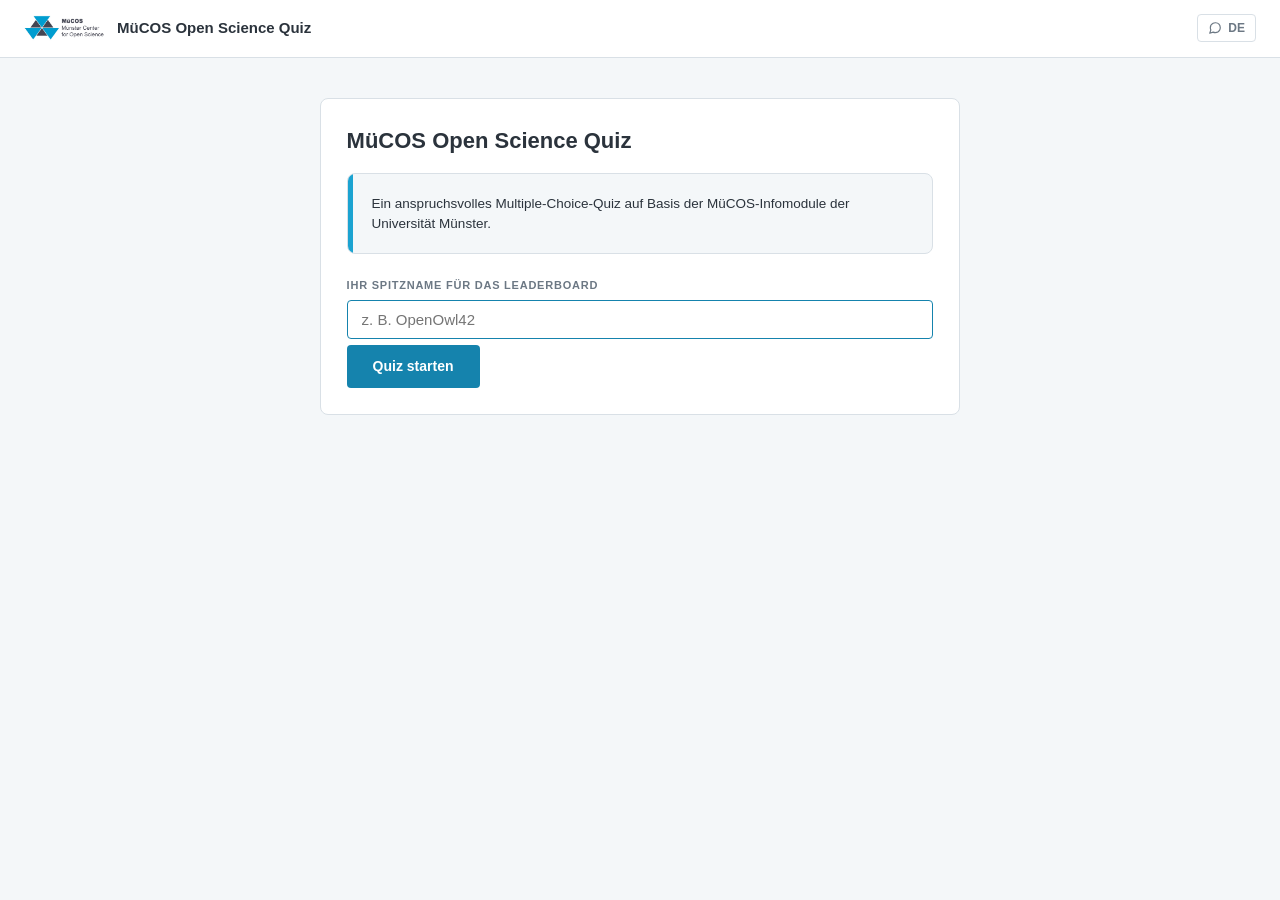
<file: index.html>
<!DOCTYPE html>
<html lang="de">
<head>
<meta charset="UTF-8">
<meta name="viewport" content="width=device-width, initial-scale=1, maximum-scale=1">
<title>MüCOS Open Science Quiz</title>
<link rel="icon" type="image/svg+xml" href="favicon.svg">
<style>
  :root {
    --os-text: #2b333c;
    --os-text-secondary: #6c7884;
    --os-border: #d9e0e6;
    --os-bg-subtle: #f4f7f9;
    --os-track: #e8eef2;
    --os-white: #ffffff;
    --os-accent: #1583ad;
    --os-accent-hover: #0f6f96;
    --os-accent-bar: #1BA3D1;
    --os-success: #2f8f4e;
    --os-success-bg: #eaf6ee;
    --os-danger: #b23a3a;
    --os-danger-bg: #fbecec;
  }

  * , *::before, *::after { box-sizing: border-box; }

  html, body {
    height: 100%;
    margin: 0;
    overflow-x: hidden;
  }

  body {
    font-family: Arial, "Helvetica Neue", Helvetica, sans-serif;
    background: var(--os-bg-subtle);
    color: var(--os-text);
    line-height: 1.5;
  }

  #app {
    min-height: 100dvh;
    width: 100%;
    display: flex;
    flex-direction: column;
  }

  header.os-header {
    flex: 0 0 auto;
    display: flex;
    flex-wrap: wrap;
    align-items: center;
    justify-content: space-between;
    gap: 0.75rem;
    padding: 0.9rem 1.5rem;
    background: var(--os-white);
    border-bottom: 1px solid var(--os-border);
  }

  .os-brand-group {
    display: flex;
    align-items: center;
    gap: 0.6rem;
    min-width: 0;
  }

  .os-logo {
    height: 28px;
    width: auto;
    flex: 0 0 auto;
    display: block;
  }

  .os-brand {
    font-size: 15px;
    font-weight: 700;
    color: var(--os-text);
    white-space: nowrap;
  }

  .os-header-right {
    display: flex;
    align-items: center;
    gap: 1.1rem;
    flex-wrap: wrap;
  }

  .os-header-stats {
    display: flex;
    gap: 1.1rem;
    align-items: baseline;
  }
  .os-header-stat {
    text-align: right;
  }
  .os-header-stat-label {
    font-size: 10px;
    font-weight: 700;
    letter-spacing: 0.07em;
    text-transform: uppercase;
    color: var(--os-text-secondary);
  }
  .os-header-stat-value {
    font-size: 18px;
    font-weight: 700;
    color: var(--os-text);
  }

  button.os-lang-btn {
    all: unset;
    display: inline-flex;
    align-items: center;
    gap: 6px;
    padding: 6px 10px;
    border: 1.5px solid var(--os-border);
    border-radius: 4px;
    color: var(--os-text-secondary);
    font-size: 12px;
    font-weight: 700;
    font-family: inherit;
    cursor: pointer;
    line-height: 1;
  }
  button.os-lang-btn:hover { border-color: var(--os-accent); color: var(--os-accent); }
  button.os-lang-btn svg { display: block; }

  button.os-debug-btn {
    all: unset;
    padding: 6px 10px;
    border: 1.5px dashed var(--os-danger);
    border-radius: 4px;
    color: var(--os-danger);
    font-size: 11px;
    font-weight: 700;
    font-family: inherit;
    cursor: pointer;
  }

  .os-progress-track {
    flex: 0 0 auto;
    height: 4px;
    background: var(--os-track);
  }
  .os-progress-fill {
    height: 100%;
    background: var(--os-accent-bar);
    transition: width 0.25s ease;
  }

  main.os-main {
    flex: 1 1 auto;
    min-width: 0;
    display: flex;
    align-items: flex-start;
    justify-content: center;
    padding: 1.5rem 1rem 2.5rem;
    overflow-y: auto;
    overflow-x: hidden;
  }

  .os-card {
    width: 100%;
    max-width: 640px;
    min-width: 0;
    margin-top: 1rem;
  }

  .os-panel {
    background: var(--os-white);
    border: 1px solid var(--os-border);
    border-radius: 8px;
    padding: 1.6rem 1.6rem;
    min-width: 0;
    overflow-wrap: break-word;
  }

  .os-intro {
    position: relative;
    overflow: hidden;
    background: var(--os-bg-subtle);
    border: 1px solid var(--os-border);
    border-radius: 8px;
    padding: 1.2rem 1.4rem 1.2rem 1.5rem;
    margin-bottom: 1.4rem;
    font-size: 13.5px;
    color: var(--os-text);
  }
  .os-intro::before {
    content: "";
    position: absolute; top: 0; left: 0; bottom: 0; width: 5px;
    background: var(--os-accent-bar);
  }
  .os-intro p { margin: 0; }

  h1.os-title {
    font-size: 22px;
    margin: 0 0 1rem;
    color: var(--os-text);
  }

  label.os-label {
    display: block;
    font-size: 11px;
    font-weight: 700;
    letter-spacing: 0.07em;
    text-transform: uppercase;
    color: var(--os-text-secondary);
    margin-bottom: 0.4rem;
  }

  input.os-input {
    width: 100%;
    padding: 10px 14px;
    border: 1.5px solid #b9c4cd;
    border-radius: 4px;
    font-size: 15px;
    font-family: inherit;
    color: var(--os-text);
    background: var(--os-white);
    outline: none;
  }
  input.os-input:focus { border-color: var(--os-accent); }

  button.os-btn-primary {
    all: unset;
    display: inline-block;
    padding: 11px 26px;
    background: var(--os-accent);
    color: var(--os-white);
    border-radius: 4px;
    font-size: 14px;
    font-family: inherit;
    font-weight: 700;
    cursor: pointer;
    text-align: center;
    transition: background 0.12s;
  }
  button.os-btn-primary:hover { background: var(--os-accent-hover); }
  button.os-btn-primary:disabled {
    background: #b9c4cd;
    cursor: not-allowed;
  }

  button.os-btn-secondary {
    all: unset;
    display: inline-block;
    padding: 10px 22px;
    background: var(--os-white);
    color: var(--os-accent);
    border: 1.5px solid var(--os-accent);
    border-radius: 4px;
    font-size: 14px;
    font-family: inherit;
    font-weight: 700;
    cursor: pointer;
    text-align: center;
  }
  button.os-btn-secondary:hover { background: var(--os-bg-subtle); }

  .os-btn-row { display: flex; gap: 10px; flex-wrap: wrap; margin-top: 0.4rem; }

  .os-category-heading {
    font-size: 12.5px;
    font-weight: 700;
    letter-spacing: 0.05em;
    text-transform: uppercase;
    color: var(--os-accent);
    margin: 0 0 0.6rem;
  }

  .os-question-text {
    font-size: 17px;
    font-weight: 700;
    color: var(--os-text);
    margin: 0 0 1.2rem;
    overflow-wrap: break-word;
  }

  .os-multi-hint {
    font-size: 12px;
    color: var(--os-text-secondary);
    font-style: italic;
    margin: -0.7rem 0 1rem;
  }

  .os-choices { display: flex; flex-direction: column; gap: 10px; margin-bottom: 1.3rem; min-width: 0; }

  button.os-choice {
    all: unset;
    box-sizing: border-box;
    display: flex;
    align-items: center;
    align-self: stretch;
    gap: 12px;
    max-width: 100%;
    min-width: 0;
    min-height: 48px;
    padding: 12px 16px;
    border: 1.5px solid var(--os-border);
    border-radius: 6px;
    background: var(--os-white);
    font-family: inherit;
    font-size: 14.5px;
    color: var(--os-text);
    cursor: pointer;
    transition: border-color 0.12s, background 0.12s;
  }
  button.os-choice:hover { border-color: var(--os-accent); }
  button.os-choice.selected {
    border-color: var(--os-accent);
    background: #eaf5fa;
  }
  button.os-choice.correct {
    border-color: var(--os-success);
    background: var(--os-success-bg);
  }
  button.os-choice.incorrect {
    border-color: var(--os-danger);
    background: var(--os-danger-bg);
  }
  button.os-choice:disabled { cursor: default; }

  .os-choice-text {
    flex: 1 1 auto;
    min-width: 0;
    overflow-wrap: break-word;
    word-break: break-word;
  }

  .os-choice-letter {
    flex: 0 0 auto;
    width: 26px;
    height: 26px;
    border-radius: 50%;
    border: 1.5px solid var(--os-border);
    display: flex;
    align-items: center;
    justify-content: center;
    font-size: 12px;
    font-weight: 700;
    color: var(--os-text-secondary);
  }
  button.os-choice.selected .os-choice-letter {
    border-color: var(--os-accent);
    color: var(--os-accent);
  }
  button.os-choice.correct .os-choice-letter {
    border-color: var(--os-success);
    color: var(--os-success);
  }
  button.os-choice.incorrect .os-choice-letter {
    border-color: var(--os-danger);
    color: var(--os-danger);
  }

  .os-feedback {
    border-radius: 6px;
    padding: 0.9rem 1.1rem;
    font-size: 13.5px;
    margin-bottom: 1.2rem;
    overflow-wrap: break-word;
  }
  .os-feedback.correct { background: var(--os-success-bg); color: #1d5c33; border: 1px solid #bfe3cb; }
  .os-feedback.incorrect { background: var(--os-danger-bg); color: #7a2727; border: 1px solid #e9c3c3; }
  .os-feedback-title { font-weight: 700; margin-bottom: 0.3rem; }

  .os-streak-note {
    font-size: 12px;
    color: var(--os-accent);
    font-weight: 700;
    margin-bottom: 1rem;
  }

  /* Results screen */
  .os-summary {
    background: var(--os-white);
    border: 2px solid var(--os-accent);
    border-radius: 6px;
    padding: 1.2rem 1.5rem;
    margin-bottom: 1.5rem;
    box-shadow: 0 2px 10px rgba(21,131,173,0.09);
  }
  .os-summary-header {
    font-size: 10px; font-weight: 700; letter-spacing: 0.09em;
    text-transform: uppercase; color: var(--os-accent); margin-bottom: 0.9rem;
  }
  .os-stats { display: flex; gap: 0; flex-wrap: wrap; }
  .os-stat { padding-right: 1.6rem; margin-right: 1.6rem; border-right: 1px solid var(--os-border); margin-bottom: 0.5rem; }
  .os-stat:last-child { border-right: none; margin-right: 0; padding-right: 0; }
  .os-stat-label { font-size: 11px; color: var(--os-text-secondary); margin-bottom: 1px; white-space: nowrap; }
  .os-stat-value { font-size: 30px; font-weight: 700; color: var(--os-text); line-height: 1.1; }

  .os-section-title {
    font-size: 11px; font-weight: 700; letter-spacing: 0.08em;
    text-transform: uppercase; color: var(--os-text-secondary);
    margin: 1.6rem 0 0.8rem;
  }

  .os-bar-row { display: flex; align-items: center; gap: 10px; margin-bottom: 8px; }
  .os-bar-label { flex: 0 0 auto; width: 168px; font-size: 12.5px; color: var(--os-text); }
  .os-bar-track { flex: 1 1 auto; min-width: 0; height: 12px; background: var(--os-track); border-radius: 6px; overflow: hidden; }
  .os-bar-fill { height: 100%; background: var(--os-accent-bar); border-radius: 6px; }
  .os-bar-pct { flex: 0 0 auto; width: 38px; text-align: right; font-size: 12px; font-weight: 700; color: var(--os-text-secondary); }

  table.os-leaderboard {
    width: 100%;
    border-collapse: collapse;
    font-size: 13px;
  }
  table.os-leaderboard th {
    text-align: left;
    font-size: 10.5px;
    font-weight: 700;
    letter-spacing: 0.06em;
    text-transform: uppercase;
    color: var(--os-text-secondary);
    background: var(--os-bg-subtle);
    padding: 8px 10px;
    border-bottom: 1px solid var(--os-border);
  }
  table.os-leaderboard td {
    padding: 8px 10px;
    border-bottom: 1px solid var(--os-border);
  }
  table.os-leaderboard tr.os-me td { font-weight: 700; background: #eaf5fa; }

  .os-info-note {
    font-size: 12.5px;
    color: var(--os-text-secondary);
    font-style: italic;
    padding: 0.7rem 0;
  }

  @media (max-width: 600px) {
    header.os-header { padding: 0.7rem 1rem; }
    .os-brand { font-size: 13px; }
    .os-header-right { gap: 0.7rem; }
    .os-header-stats { gap: 0.8rem; }
    .os-header-stat-value { font-size: 15px; }
    main.os-main { padding: 1rem 0.75rem 2rem; }
    .os-panel { padding: 1.2rem 1.1rem; }
    h1.os-title { font-size: 19px; }
    .os-question-text { font-size: 15.5px; }
    .os-bar-label { width: 108px; font-size: 11.5px; }
    .os-stat-value { font-size: 24px; }
    .os-stat { padding-right: 1rem; margin-right: 1rem; }
  }
</style>
</head>
<body>
<div id="app"></div>

<script src="questions.js"></script>
<script>
(function () {
  'use strict';

  // Injected at Pages build time by .github/workflows/deploy.yml.
  // Left as-is, the app runs fully in local demo mode.
  const SHEET_WEBHOOK_URL = '__SHEET_WEBHOOK_URL__';

  function isSheetConfigured() {
    return typeof SHEET_WEBHOOK_URL === 'string' && SHEET_WEBHOOK_URL.length > 0 && !SHEET_WEBHOOK_URL.startsWith('__');
  }

  const DIFFICULTY_POINTS = { leicht: 1, mittel: 2, schwer: 3 };

  const STRINGS = {
    de: {
      langCode: 'DE',
      brand: 'MüCOS Open Science Quiz',
      introText: 'Ein anspruchsvolles Multiple-Choice-Quiz auf Basis der MüCOS-Infomodule der Universität Münster.',
      nicknameLabel: 'Ihr Spitzname für das Leaderboard',
      nicknamePlaceholder: 'z. B. OpenOwl42',
      startBtn: 'Quiz starten',
      questionOf: (i, n) => `Frage ${i} von ${n}`,
      pointsLabel: 'Punkte',
      streakLabel: 'Serie',
      confirmBtn: 'Antwort bestätigen',
      nextBtn: 'Weiter',
      finishBtn: 'Ergebnis anzeigen',
      correctFeedback: 'Richtig!',
      incorrectFeedback: 'Nicht ganz.',
      streakNote: n => `Serie: ${n} richtige Antworten in Folge.`,
      multiHint: 'Mehrere Antworten möglich.',
      resultTitle: 'Ihr Ergebnis',
      percentLabel: 'Prozent',
      percentileLabel: 'Perzentile',
      durationLabel: 'Dauer',
      percentileText: p => `Besser als ${p}% der bisherigen Teilnehmenden.`,
      percentileLoading: 'Perzentile wird berechnet.',
      percentileUnavailable: 'Noch nicht mit einem Google Sheet verbunden. Perzentile und Leaderboard sind im Demo-Modus nicht verfügbar.',
      demoNote: 'Demo-Modus: Diese Werte basieren auf Beispieldaten, nicht auf echten Teilnehmenden.',
      categoryBreakdownTitle: 'Ergebnis nach Kategorie',
      leaderboardTitle: 'Leaderboard (Top 10)',
      leaderboardLoading: 'Leaderboard wird geladen.',
      leaderboardUnavailable: 'Leaderboard aktuell nicht verfügbar.',
      retryBtn: 'Nochmal spielen',
      summaryBtn: 'Zusammenfassung öffnen',
      debugBtn: 'Debug: Zum Ergebnis springen',
      tableRank: '#',
      tableName: 'Spitzname',
      tableResult: 'Punkte',
      durationFormat: (m, s) => (m > 0 ? `${m}m ${s}s` : `${s}s`),
      summaryTitle: 'Zusammenfassung: Open Science Quiz',
      summaryPlayer: 'Spieler*in',
      summaryScore: 'Ergebnis',
      summaryYourAnswer: 'Ihre Antwort',
      summaryCorrectAnswer: 'Richtige Antwort',
      summaryCorrect: 'Richtig',
      summaryIncorrect: 'Falsch',
    },
    en: {
      langCode: 'EN',
      brand: 'MüCOS Open Science Quiz',
      introText: 'A challenging multiple-choice quiz based on the MüCOS modules of the University of Münster.',
      nicknameLabel: 'Your nickname for the leaderboard',
      nicknamePlaceholder: 'e.g. OpenOwl42',
      startBtn: 'Start quiz',
      questionOf: (i, n) => `Question ${i} of ${n}`,
      pointsLabel: 'Points',
      streakLabel: 'Streak',
      confirmBtn: 'Confirm answer',
      nextBtn: 'Next',
      finishBtn: 'Show result',
      correctFeedback: 'Correct!',
      incorrectFeedback: 'Not quite.',
      streakNote: n => `Streak: ${n} correct answers in a row.`,
      multiHint: 'Multiple answers possible.',
      resultTitle: 'Your Result',
      percentLabel: 'Percent',
      percentileLabel: 'Percentile',
      durationLabel: 'Duration',
      percentileText: p => `Better than ${p}% of previous participants.`,
      percentileLoading: 'Calculating percentile.',
      percentileUnavailable: 'Not yet connected to a Google Sheet. Percentile and leaderboard are unavailable in demo mode.',
      demoNote: 'Demo mode: these values are based on sample data, not real participants.',
      categoryBreakdownTitle: 'Result by Category',
      leaderboardTitle: 'Leaderboard (Top 10)',
      leaderboardLoading: 'Loading leaderboard.',
      leaderboardUnavailable: 'Leaderboard currently unavailable.',
      retryBtn: 'Play again',
      summaryBtn: 'Open summary',
      debugBtn: 'Debug: jump to result',
      tableRank: '#',
      tableName: 'Nickname',
      tableResult: 'Points',
      durationFormat: (m, s) => (m > 0 ? `${m}m ${s}s` : `${s}s`),
      summaryTitle: 'Summary: Open Science Quiz',
      summaryPlayer: 'Player',
      summaryScore: 'Score',
      summaryYourAnswer: 'Your answer',
      summaryCorrectAnswer: 'Correct answer',
      summaryCorrect: 'Correct',
      summaryIncorrect: 'Incorrect',
    },
  };

  function getLang() {
    return (localStorage.getItem('osQuizLang') === 'en') ? 'en' : 'de';
  }
  function t(key, ...args) {
    const entry = STRINGS[state.lang][key];
    return typeof entry === 'function' ? entry(...args) : entry;
  }

  function getSessionId() {
    let id = localStorage.getItem('osQuizSessionId');
    if (!id) {
      id = (crypto && crypto.randomUUID) ? crypto.randomUUID() : String(Date.now()) + Math.random().toString(16).slice(2);
      localStorage.setItem('osQuizSessionId', id);
    }
    return id;
  }

  function shuffledOrder(n) {
    // Fixed question set, but presented in a stable per-visitor shuffle so
    // browsing the DOM source doesn't trivially reveal answer order.
    const arr = Array.from({ length: n }, (_, i) => i);
    let seed = 0;
    const sid = getSessionId();
    for (let i = 0; i < sid.length; i++) seed = (seed * 31 + sid.charCodeAt(i)) >>> 0;
    for (let i = arr.length - 1; i > 0; i--) {
      seed = (seed * 1103515245 + 12345) >>> 0;
      const j = seed % (i + 1);
      [arr[i], arr[j]] = [arr[j], arr[i]];
    }
    return arr;
  }

  const QUESTIONS = window.OS_QUIZ_QUESTIONS || [];
  const CATEGORY_KEYS = window.OS_QUIZ_CATEGORY_KEYS || [];
  const CATEGORY_LABELS = window.OS_QUIZ_CATEGORY_LABELS || { de: {}, en: {} };
  const MAX_SCORE = QUESTIONS.reduce((sum, q) => sum + DIFFICULTY_POINTS[q.difficulty], 0);

  const DEMO_ATTEMPTS = [
    { nickname: 'Marie', totalScore: 79, maxScore: 90, percentScore: 88, durationSeconds: 420 },
    { nickname: 'Jonas', totalScore: 67, maxScore: 90, percentScore: 74, durationSeconds: 510 },
    { nickname: 'Lena', totalScore: 55, maxScore: 90, percentScore: 61, durationSeconds: 380 },
    { nickname: 'Tom', totalScore: 41, maxScore: 90, percentScore: 46, durationSeconds: 600 },
    { nickname: 'Aylin', totalScore: 27, maxScore: 90, percentScore: 30, durationSeconds: 340 },
  ];

  function categoryLabel(key) {
    return (CATEGORY_LABELS[state.lang] && CATEGORY_LABELS[state.lang][key]) || key;
  }

  const state = {
    lang: getLang(),
    screen: 'start',
    nickname: '',
    order: [],
    index: 0,
    selected: new Set(),
    locked: false,
    score: 0,
    streak: 0,
    perCategory: {},
    history: [],
    startTime: null,
    percentile: null,
    leaderboard: null,
    leaderboardStatus: 'idle', // idle | loading | ready | unavailable
  };

  const app = document.getElementById('app');

  function el(tag, attrs, children) {
    const node = document.createElement(tag);
    if (attrs) {
      Object.keys(attrs).forEach(k => {
        if (k === 'class') node.className = attrs[k];
        else if (k === 'text') node.textContent = attrs[k];
        else if (k === 'html') node.innerHTML = attrs[k];
        else if (k.startsWith('on') && typeof attrs[k] === 'function') node.addEventListener(k.slice(2), attrs[k]);
        else if (typeof attrs[k] === 'boolean') { if (attrs[k]) node.setAttribute(k, ''); else node.removeAttribute(k); }
        else node.setAttribute(k, attrs[k]);
      });
    }
    (children || []).forEach(c => { if (c) node.appendChild(c); });
    return node;
  }

  const SPEECH_BUBBLE_SVG = '<svg width="14" height="14" viewBox="0 0 24 24" fill="none" stroke="currentColor" stroke-width="2" stroke-linecap="round" stroke-linejoin="round"><path d="M21 11.5a8.38 8.38 0 0 1-.9 3.8 8.5 8.5 0 0 1-7.6 4.7 8.38 8.38 0 0 1-3.8-.9L3 21l1.9-5.7a8.38 8.38 0 0 1-.9-3.8 8.5 8.5 0 0 1 4.7-7.6 8.38 8.38 0 0 1 3.8-.9h.5a8.48 8.48 0 0 1 8 8v.5z"/></svg>';

  function brandGroup(text) {
    return el('div', { class: 'os-brand-group' }, [
      el('img', { class: 'os-logo', src: 'assets/mucos-logo.jpg', alt: 'MüCOS' }),
      el('div', { class: 'os-brand', text }),
    ]);
  }

  function langToggleButton() {
    return el('button', { class: 'os-lang-btn', type: 'button', title: 'DE / EN', onclick: toggleLanguage }, [
      el('span', { html: SPEECH_BUBBLE_SVG }),
      el('span', { text: t('langCode') }),
    ]);
  }

  function toggleLanguage() {
    state.lang = state.lang === 'de' ? 'en' : 'de';
    localStorage.setItem('osQuizLang', state.lang);
    render();
  }

  function isDebugUser() {
    return state.nickname.trim().toLowerCase() === 'test';
  }

  function debugButton() {
    if (!isDebugUser()) return null;
    return el('button', { class: 'os-debug-btn', type: 'button', onclick: jumpToEnd, text: t('debugBtn') });
  }

  function jumpToEnd() {
    if (state.screen !== 'quiz' && state.screen !== 'start') return;
    if (state.screen === 'start') {
      state.nickname = state.nickname.trim() || 'test';
      state.order = shuffledOrder(QUESTIONS.length);
      state.index = 0;
      state.selected = new Set();
      state.locked = false;
      state.score = 0;
      state.streak = 0;
      state.perCategory = {};
      state.history = [];
      CATEGORY_KEYS.forEach(k => { state.perCategory[k] = { score: 0, max: 0 }; });
      state.startTime = Date.now();
    }
    finishQuiz();
  }

  function render() {
    app.innerHTML = '';
    if (state.screen === 'start') app.appendChild(renderStart());
    else if (state.screen === 'quiz') app.appendChild(renderQuiz());
    else app.appendChild(renderResults());
  }

  function renderStart() {
    const headerRight = el('div', { class: 'os-header-right' }, [debugButton(), langToggleButton()]);
    const wrap = el('div', { id: 'app-start' }, [
      el('header', { class: 'os-header' }, [
        brandGroup(t('brand')),
        headerRight,
      ]),
      el('main', { class: 'os-main' }, [
        el('div', { class: 'os-card' }, [
          el('div', { class: 'os-panel' }, [
            el('h1', { class: 'os-title', text: t('brand') }),
            el('div', { class: 'os-intro' }, [
              el('p', { text: t('introText') }),
            ]),
            el('label', { class: 'os-label', for: 'os-nickname-input', text: t('nicknameLabel') }),
            (function () {
              const input = el('input', { class: 'os-input', id: 'os-nickname-input', type: 'text', maxlength: '30', placeholder: t('nicknamePlaceholder') });
              input.value = state.nickname;
              input.addEventListener('input', e => { state.nickname = e.target.value; });
              input.addEventListener('keydown', e => { if (e.key === 'Enter') startQuiz(); });
              setTimeout(() => input.focus(), 0);
              return input;
            })(),
            el('div', { class: 'os-btn-row' }, [
              el('button', { class: 'os-btn-primary', text: t('startBtn'), onclick: startQuiz }),
            ]),
          ]),
        ]),
      ]),
    ]);
    return wrap;
  }

  function startQuiz() {
    const name = state.nickname.trim();
    if (!name) {
      const input = document.getElementById('os-nickname-input');
      if (input) { input.style.borderColor = 'var(--os-danger, #b23a3a)'; input.focus(); }
      return;
    }
    state.nickname = name;
    state.order = shuffledOrder(QUESTIONS.length);
    state.index = 0;
    state.selected = new Set();
    state.locked = false;
    state.score = 0;
    state.streak = 0;
    state.perCategory = {};
    state.history = [];
    CATEGORY_KEYS.forEach(k => { state.perCategory[k] = { score: 0, max: 0 }; });
    state.startTime = Date.now();
    state.screen = 'quiz';
    render();
  }

  function currentQuestion() {
    return QUESTIONS[state.order[state.index]];
  }
  function localized(q) {
    return q[state.lang];
  }

  function renderQuiz() {
    const q = currentQuestion();
    const lq = localized(q);
    const total = QUESTIONS.length;
    const progressPct = Math.round((state.index / total) * 100);
    const isMulti = q.correct.length > 1;

    const choiceButtons = lq.choices.map((choiceText, i) => {
      const btn = el('button', { class: 'os-choice', type: 'button' }, [
        el('span', { class: 'os-choice-letter', text: String(i + 1) }),
        el('span', { class: 'os-choice-text', text: choiceText }),
      ]);
      if (state.selected.has(i)) btn.classList.add('selected');
      if (state.locked) {
        btn.disabled = true;
        const isCorrectChoice = q.correct.includes(i);
        if (isCorrectChoice) btn.classList.add('correct');
        else if (state.selected.has(i)) btn.classList.add('incorrect');
      } else {
        btn.addEventListener('click', () => toggleChoice(i, isMulti));
      }
      return btn;
    });

    const bodyChildren = [
      el('div', { class: 'os-category-heading', text: categoryLabel(q.categoryKey) }),
      el('h2', { class: 'os-question-text', text: lq.question }),
    ];
    if (isMulti) bodyChildren.push(el('p', { class: 'os-multi-hint', text: t('multiHint') }));
    bodyChildren.push(el('div', { class: 'os-choices' }, choiceButtons));

    if (state.locked) {
      const wasCorrect = setsEqual(state.selected, new Set(q.correct));
      bodyChildren.push(el('div', { class: 'os-feedback ' + (wasCorrect ? 'correct' : 'incorrect') }, [
        el('div', { class: 'os-feedback-title', text: wasCorrect ? t('correctFeedback') : t('incorrectFeedback') }),
        el('div', { text: lq.explanation }),
      ]));
      if (state.streak >= 3 && wasCorrect) {
        bodyChildren.push(el('div', { class: 'os-streak-note', text: t('streakNote', state.streak) }));
      }
      bodyChildren.push(el('div', { class: 'os-btn-row' }, [
        el('button', { class: 'os-btn-primary', text: state.index + 1 < total ? t('nextBtn') : t('finishBtn'), onclick: nextQuestion }),
      ]));
    } else {
      bodyChildren.push(el('div', { class: 'os-btn-row' }, [
        el('button', { class: 'os-btn-primary', text: t('confirmBtn'), disabled: state.selected.size === 0, onclick: submitAnswer }),
      ]));
    }

    const headerRight = el('div', { class: 'os-header-right' }, [
      debugButton(),
      el('div', { class: 'os-header-stats' }, [
        el('div', { class: 'os-header-stat' }, [
          el('div', { class: 'os-header-stat-label', text: t('pointsLabel') }),
          el('div', { class: 'os-header-stat-value', text: `${state.score} / ${MAX_SCORE}` }),
        ]),
        el('div', { class: 'os-header-stat' }, [
          el('div', { class: 'os-header-stat-label', text: t('streakLabel') }),
          el('div', { class: 'os-header-stat-value', text: String(state.streak) }),
        ]),
      ]),
      langToggleButton(),
    ]);

    return el('div', {}, [
      el('header', { class: 'os-header' }, [
        brandGroup(t('questionOf', state.index + 1, total)),
        headerRight,
      ]),
      el('div', { class: 'os-progress-track' }, [
        el('div', { class: 'os-progress-fill', style: `width:${progressPct}%` }),
      ]),
      el('main', { class: 'os-main' }, [
        el('div', { class: 'os-card' }, [
          el('div', { class: 'os-panel' }, bodyChildren),
        ]),
      ]),
    ]);
  }

  function toggleChoice(i, isMulti) {
    if (state.locked) return;
    if (isMulti) {
      if (state.selected.has(i)) state.selected.delete(i);
      else state.selected.add(i);
    } else {
      state.selected = new Set([i]);
    }
    render();
  }

  function setsEqual(a, b) {
    if (a.size !== b.size) return false;
    for (const v of a) if (!b.has(v)) return false;
    return true;
  }

  function submitAnswer() {
    if (state.selected.size === 0) return;
    const q = currentQuestion();
    const lq = localized(q);
    const correctSet = new Set(q.correct);
    const wasCorrect = setsEqual(state.selected, correctSet);
    const points = DIFFICULTY_POINTS[q.difficulty];
    const cat = state.perCategory[q.categoryKey] || (state.perCategory[q.categoryKey] = { score: 0, max: 0 });
    cat.max += points;
    if (wasCorrect) {
      state.score += points;
      cat.score += points;
      state.streak += 1;
    } else {
      state.streak = 0;
    }
    state.history.push({
      category: categoryLabel(q.categoryKey),
      question: lq.question,
      choices: lq.choices,
      selected: Array.from(state.selected).sort((a, b) => a - b),
      correct: q.correct.slice().sort((a, b) => a - b),
      wasCorrect,
      explanation: lq.explanation,
    });
    state.locked = true;
    render();
  }

  function nextQuestion() {
    if (state.index + 1 < QUESTIONS.length) {
      state.index += 1;
      state.selected = new Set();
      state.locked = false;
      render();
    } else {
      finishQuiz();
    }
  }

  function finishQuiz() {
    state.screen = 'result';
    state.durationSeconds = Math.round((Date.now() - state.startTime) / 1000);
    state.answeredMax = Object.values(state.perCategory).reduce((s, c) => s + c.max, 0) || MAX_SCORE;
    state.percentScore = Math.round((state.score / state.answeredMax) * 100);
    state.percentile = null;
    state.leaderboard = null;
    if (isSheetConfigured()) {
      state.leaderboardStatus = 'loading';
      render();
      loadLeaderboardThenLog();
    } else {
      applyLeaderboard(DEMO_ATTEMPTS, 'demo');
      render();
    }
  }

  function applyLeaderboard(attempts, status) {
    const priorScores = attempts.map(a => Number(a.percentScore)).filter(n => !isNaN(n));
    const below = priorScores.filter(s => s < state.percentScore).length;
    state.percentile = priorScores.length > 0 ? Math.round((below / priorScores.length) * 100) : 100;

    const board = attempts
      .map(a => ({
        nickname: a.nickname,
        totalScore: Number(a.totalScore),
        maxScore: Number(a.maxScore) || MAX_SCORE,
        durationSeconds: Number(a.durationSeconds) || 0,
      }))
      .filter(a => !isNaN(a.totalScore));
    board.push({
      nickname: state.nickname,
      totalScore: state.score,
      maxScore: state.answeredMax,
      durationSeconds: state.durationSeconds,
      isMe: true,
    });
    board.sort((a, b) => b.totalScore - a.totalScore || a.durationSeconds - b.durationSeconds);
    state.leaderboard = board.slice(0, 10);
    state.leaderboardStatus = status;
  }

  function fetchAttemptsJsonp(timeoutMs) {
    // A cross-origin fetch() GET against an Apps Script web app is frequently
    // blocked by CORS (the redirected response often lacks the header), while
    // a <script> tag is exempt from that restriction. doGet returns JSONP
    // when called with a "callback" query parameter.
    return new Promise(resolve => {
      const cbName = 'osQuizCb_' + Math.random().toString(36).slice(2);
      let done = false;
      const script = document.createElement('script');
      const cleanup = () => {
        delete window[cbName];
        if (script.parentNode) script.parentNode.removeChild(script);
      };
      const finish = data => {
        if (done) return;
        done = true;
        cleanup();
        resolve(data);
      };
      window[cbName] = finish;
      const sep = SHEET_WEBHOOK_URL.includes('?') ? '&' : '?';
      script.src = SHEET_WEBHOOK_URL + sep + 'callback=' + cbName;
      script.onerror = () => finish(null);
      document.body.appendChild(script);
      setTimeout(() => finish(null), timeoutMs || 8000);
    });
  }

  function loadLeaderboardThenLog() {
    fetchAttemptsJsonp()
      .then(data => {
        const attempts = (data && Array.isArray(data.attempts)) ? data.attempts : null;
        if (attempts === null) {
          state.leaderboardStatus = 'unavailable';
        } else {
          applyLeaderboard(attempts, 'ready');
        }
        render();
      })
      .finally(() => {
        postAttempt();
      });
  }

  function postAttempt() {
    if (!isSheetConfigured()) return;
    const payload = {
      timestamp: new Date().toISOString(),
      sessionId: getSessionId(),
      nickname: state.nickname,
      totalScore: state.score,
      maxScore: MAX_SCORE,
      percentScore: state.percentScore,
      durationSeconds: state.durationSeconds,
      categoryScoresJson: JSON.stringify(state.perCategory),
    };
    fetch(SHEET_WEBHOOK_URL, {
      method: 'POST',
      mode: 'no-cors',
      headers: { 'Content-Type': 'text/plain;charset=utf-8' },
      body: JSON.stringify(payload),
    }).catch(() => {});
  }

  function escapeHtml(str) {
    return String(str).replace(/[&<>"']/g, ch => ({ '&': '&amp;', '<': '&lt;', '>': '&gt;', '"': '&quot;', "'": '&#39;' }[ch]));
  }

  function buildSummaryHtml() {
    const rows = state.history.map((h, i) => {
      const choiceLines = h.choices.map((c, ci) => {
        const isSel = h.selected.includes(ci);
        const isCorr = h.correct.includes(ci);
        let marker = '';
        if (isSel && isCorr) marker = ' data-mark="selected-correct"';
        else if (isSel && !isCorr) marker = ' data-mark="selected-wrong"';
        else if (!isSel && isCorr) marker = ' data-mark="correct"';
        return `<li${marker}>${ci + 1}. ${escapeHtml(c)}</li>`;
      }).join('');
      return `
        <section class="q ${h.wasCorrect ? 'ok' : 'no'}">
          <div class="qhead">
            <span class="qnum">${i + 1}</span>
            <span class="qcat">${escapeHtml(h.category)}</span>
            <span class="qverdict">${h.wasCorrect ? t('summaryCorrect') : t('summaryIncorrect')}</span>
          </div>
          <p class="qtext">${escapeHtml(h.question)}</p>
          <ul class="choices">${choiceLines}</ul>
          <p class="explanation">${escapeHtml(h.explanation)}</p>
        </section>`;
    }).join('\n');

    return `<!DOCTYPE html>
<html lang="${state.lang}">
<head>
<meta charset="UTF-8">
<title>${escapeHtml(t('summaryTitle'))}</title>
<style>
  body { font-family: Arial, "Helvetica Neue", Helvetica, sans-serif; background: #f4f7f9; color: #2b333c; margin: 0; padding: 2rem 1.2rem 3rem; }
  h1 { font-size: 20px; margin: 0 0 0.3rem; }
  .meta { color: #6c7884; font-size: 13px; margin-bottom: 1.6rem; }
  .q { max-width: 720px; margin: 0 auto 1.1rem; background: #fff; border: 1px solid #d9e0e6; border-radius: 8px; padding: 1.1rem 1.3rem; }
  .qhead { display: flex; align-items: center; gap: 10px; margin-bottom: 0.6rem; font-size: 11px; font-weight: 700; letter-spacing: 0.05em; text-transform: uppercase; }
  .qnum { color: #6c7884; }
  .qcat { color: #1583ad; flex: 1 1 auto; }
  .q.ok .qverdict { color: #2f8f4e; }
  .q.no .qverdict { color: #b23a3a; }
  .qtext { font-weight: 700; font-size: 14.5px; margin: 0 0 0.7rem; }
  ul.choices { list-style: none; margin: 0 0 0.8rem; padding: 0; font-size: 13px; }
  ul.choices li { padding: 5px 8px; border-radius: 4px; margin-bottom: 4px; }
  ul.choices li[data-mark="selected-correct"] { background: #eaf6ee; color: #1d5c33; font-weight: 700; }
  ul.choices li[data-mark="selected-wrong"] { background: #fbecec; color: #7a2727; font-weight: 700; }
  ul.choices li[data-mark="correct"] { background: #eaf6ee; color: #1d5c33; }
  .explanation { font-size: 12.5px; color: #44505b; margin: 0; }
</style>
</head>
<body>
  <h1>${escapeHtml(t('summaryTitle'))}</h1>
  <div class="meta">${escapeHtml(t('summaryPlayer'))}: ${escapeHtml(state.nickname)} · ${escapeHtml(t('summaryScore'))}: ${state.score}/${MAX_SCORE} (${state.percentScore}%)</div>
  ${rows}
</body>
</html>`;
  }

  function openSummary() {
    const html = buildSummaryHtml();
    const blob = new Blob([html], { type: 'text/html' });
    const url = URL.createObjectURL(blob);
    window.open(url, '_blank');
  }

  function renderResults() {
    const bars = CATEGORY_KEYS
      .filter(k => state.perCategory[k] && state.perCategory[k].max > 0)
      .map(k => {
        const cat = state.perCategory[k];
        const pct = Math.round((cat.score / cat.max) * 100);
        return el('div', { class: 'os-bar-row' }, [
          el('div', { class: 'os-bar-label', text: categoryLabel(k) }),
          el('div', { class: 'os-bar-track' }, [
            el('div', { class: 'os-bar-fill', style: `width:${pct}%` }),
          ]),
          el('div', { class: 'os-bar-pct', text: pct + '%' }),
        ]);
      });

    const summaryChildren = [
      el('div', { class: 'os-summary-header', text: t('resultTitle') }),
      el('div', { class: 'os-stats' }, [
        el('div', { class: 'os-stat' }, [
          el('div', { class: 'os-stat-label', text: t('pointsLabel') }),
          el('div', { class: 'os-stat-value' }, [document.createTextNode(`${state.score}/${MAX_SCORE}`)]),
        ]),
        el('div', { class: 'os-stat' }, [
          el('div', { class: 'os-stat-label', text: t('percentLabel') }),
          el('div', { class: 'os-stat-value' }, [document.createTextNode(state.percentScore + '%')]),
        ]),
        el('div', { class: 'os-stat' }, [
          el('div', { class: 'os-stat-label', text: t('percentileLabel') }),
          el('div', { class: 'os-stat-value' }, [
            document.createTextNode(state.percentile === null ? '–' : `${state.percentile}%`),
          ]),
        ]),
        el('div', { class: 'os-stat' }, [
          el('div', { class: 'os-stat-label', text: t('durationLabel') }),
          el('div', { class: 'os-stat-value' }, [document.createTextNode(formatDuration(state.durationSeconds))]),
        ]),
      ]),
    ];
    if (state.percentile !== null) {
      summaryChildren.push(el('p', { class: 'os-info-note', text: t('percentileText', state.percentile) }));
      if (state.leaderboardStatus === 'demo') {
        summaryChildren.push(el('p', { class: 'os-info-note', text: t('demoNote') }));
      }
    } else if (state.leaderboardStatus === 'loading') {
      summaryChildren.push(el('p', { class: 'os-info-note', text: t('percentileLoading') }));
    } else if (state.leaderboardStatus === 'unavailable') {
      summaryChildren.push(el('p', { class: 'os-info-note', text: t('percentileUnavailable') }));
    }

    const leaderboardSection = [
      el('div', { class: 'os-section-title', text: t('leaderboardTitle') }),
    ];
    if ((state.leaderboardStatus === 'ready' || state.leaderboardStatus === 'demo') && state.leaderboard) {
      const rows = state.leaderboard.map((row, i) => el('tr', { class: row.isMe ? 'os-me' : '' }, [
        el('td', { text: String(i + 1) }),
        el('td', { text: row.nickname || '–' }),
        el('td', { text: `${row.totalScore}/${row.maxScore}` }),
      ]));
      leaderboardSection.push(el('table', { class: 'os-leaderboard' }, [
        el('thead', {}, [el('tr', {}, [
          el('th', { text: t('tableRank') }), el('th', { text: t('tableName') }), el('th', { text: t('tableResult') }),
        ])]),
        el('tbody', {}, rows),
      ]));
    } else if (state.leaderboardStatus === 'loading') {
      leaderboardSection.push(el('p', { class: 'os-info-note', text: t('leaderboardLoading') }));
    } else {
      leaderboardSection.push(el('p', { class: 'os-info-note', text: t('leaderboardUnavailable') }));
    }

    return el('div', {}, [
      el('header', { class: 'os-header' }, [
        brandGroup(t('brand')),
        el('div', { class: 'os-header-right' }, [langToggleButton()]),
      ]),
      el('main', { class: 'os-main' }, [
        el('div', { class: 'os-card' }, [
          el('div', { class: 'os-summary' }, summaryChildren),
          el('div', { class: 'os-panel' }, [
            el('div', { class: 'os-section-title', text: t('categoryBreakdownTitle') }),
            ...bars,
            ...leaderboardSection,
            el('div', { class: 'os-btn-row', style: 'margin-top:1.5rem' }, [
              el('button', { class: 'os-btn-primary', text: t('retryBtn'), onclick: () => { state.screen = 'start'; render(); } }),
              el('button', { class: 'os-btn-secondary', text: t('summaryBtn'), onclick: openSummary }),
            ]),
          ]),
        ]),
      ]),
    ]);
  }

  function formatDuration(sec) {
    const m = Math.floor(sec / 60);
    const s = sec % 60;
    return t('durationFormat', m, s);
  }

  document.addEventListener('keydown', e => {
    if (state.screen !== 'quiz') return;
    const q = currentQuestion();
    if (!state.locked) {
      const num = parseInt(e.key, 10);
      if (!isNaN(num) && num >= 1 && num <= localized(q).choices.length) {
        e.preventDefault();
        toggleChoice(num - 1, q.correct.length > 1);
        return;
      }
      if (e.key === 'Enter' && state.selected.size > 0) {
        e.preventDefault();
        submitAnswer();
      }
    } else if (e.key === 'Enter') {
      e.preventDefault();
      nextQuestion();
    }
  });

  render();
})();
</script>
</body>
</html>
</file>
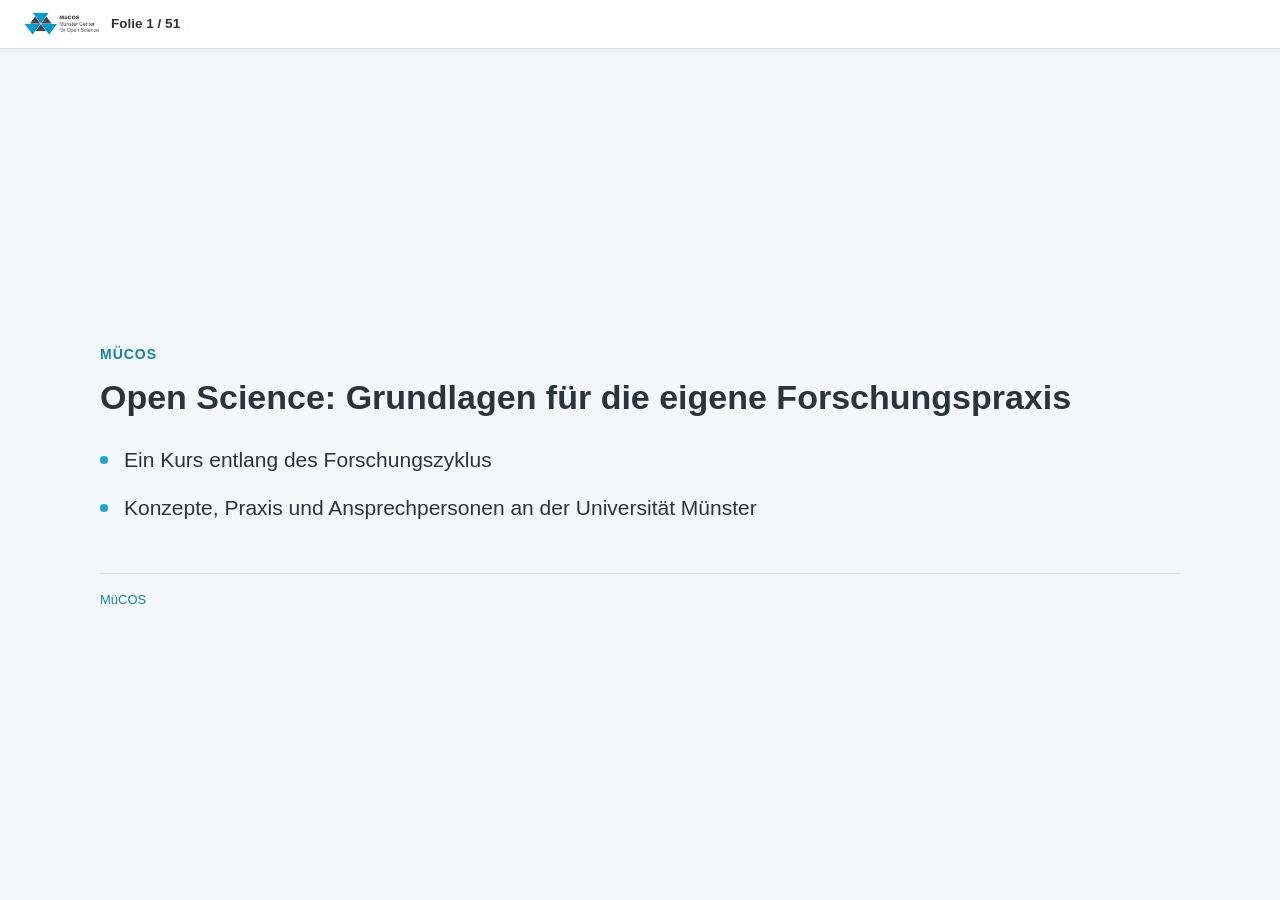
<file: slides/index.html>
<!DOCTYPE html>
<html lang="de">
<head>
<meta charset="UTF-8">
<meta name="viewport" content="width=device-width, initial-scale=1, maximum-scale=1">
<title>MüCOS Open Science: Folien</title>
<link rel="icon" type="image/svg+xml" href="../favicon.svg">
<link rel="stylesheet" href="style.css">
</head>
<body>
<div id="slide-app"></div>

<script src="slides-data.js"></script>
<script src="slides-common.js"></script>
<script>
(function () {
  'use strict';

  const SLIDES = window.MUCOS_SLIDES || [];
  const COMMON = window.MUCOS_SLIDES_COMMON;
  const params = new URLSearchParams(window.location.search);
  const frozenParam = params.get('slide');
  const isFrozen = frozenParam !== null;
  let index = isFrozen ? Math.max(0, Math.min(SLIDES.length - 1, parseInt(frozenParam, 10) || 0)) : COMMON.getIndex(SLIDES.length);

  const app = document.getElementById('slide-app');

  function el(tag, attrs, children) {
    const node = document.createElement(tag);
    if (attrs) {
      Object.keys(attrs).forEach(k => {
        if (k === 'class') node.className = attrs[k];
        else if (k === 'text') node.textContent = attrs[k];
        else if (k === 'html') node.innerHTML = attrs[k];
        else if (k.startsWith('on') && typeof attrs[k] === 'function') node.addEventListener(k.slice(2), attrs[k]);
        else node.setAttribute(k, attrs[k]);
      });
    }
    (children || []).forEach(c => { if (c) node.appendChild(c); });
    return node;
  }

  function render() {
    const slide = SLIDES[index] || SLIDES[0];
    app.innerHTML = '';

    const wrapChildren = [
      el('div', { class: 'sl-section-label', text: slide.section || '' }),
      el('h1', { class: 'sl-title', text: slide.title || '' }),
      el('div', { class: 'sl-body' }, [
        el('div', {}, [el('ul', { class: 'sl-bullets' }, (slide.bullets || []).map(b => el('li', { text: b })))]),
        slide.figure && COMMON.FIGURES[slide.figure]
          ? el('div', { class: 'sl-figure-wrap', html: COMMON.FIGURES[slide.figure] })
          : null,
      ]),
    ];
    if (slide.refs && slide.refs.length) {
      wrapChildren.push(el('div', { class: 'sl-refs' }, slide.refs.map(r =>
        el('a', { href: r.url, target: '_blank', rel: 'noopener', text: r.label })
      )));
    }

    const stage = el('div', { class: 'sl-stage' }, [
      el('div', { class: 'sl-slide' }, wrapChildren),
    ]);

    if (isFrozen) {
      app.appendChild(stage);
      return;
    }

    const progressPct = SLIDES.length > 1 ? Math.round((index / (SLIDES.length - 1)) * 100) : 0;
    app.appendChild(el('header', { class: 'sl-topbar' }, [
      el('div', { class: 'sl-brand-group' }, [
        el('img', { class: 'sl-logo', src: '../assets/mucos-logo.jpg', alt: 'MüCOS' }),
        el('div', { class: 'sl-brand', text: `Folie ${index + 1} / ${SLIDES.length}` }),
      ]),
    ]));
    app.appendChild(el('div', { class: 'sl-progress-track' }, [
      el('div', { class: 'sl-progress-fill', style: `width:${progressPct}%` }),
    ]));
    app.appendChild(stage);
  }

  function goTo(i) {
    if (isFrozen) return;
    index = COMMON.setIndex(i, SLIDES.length);
    render();
  }

  if (!isFrozen) {
    document.addEventListener('keydown', e => {
      if (e.key === 'ArrowRight' || e.key === ' ' || e.key === 'PageDown') { e.preventDefault(); goTo(index + 1); }
      else if (e.key === 'ArrowLeft' || e.key === 'PageUp') { e.preventDefault(); goTo(index - 1); }
      else if (e.key === 'Home') { e.preventDefault(); goTo(0); }
      else if (e.key === 'End') { e.preventDefault(); goTo(SLIDES.length - 1); }
    });
    document.addEventListener('click', e => {
      if (e.target.closest('a')) return;
      const rect = document.body.getBoundingClientRect();
      const mid = rect.width / 2;
      if (e.clientX < mid) goTo(index - 1); else goTo(index + 1);
    });
    COMMON.onIndexChange(() => {
      index = COMMON.getIndex(SLIDES.length);
      render();
    });
  }

  render();
})();
</script>
</body>
</html>
</file>
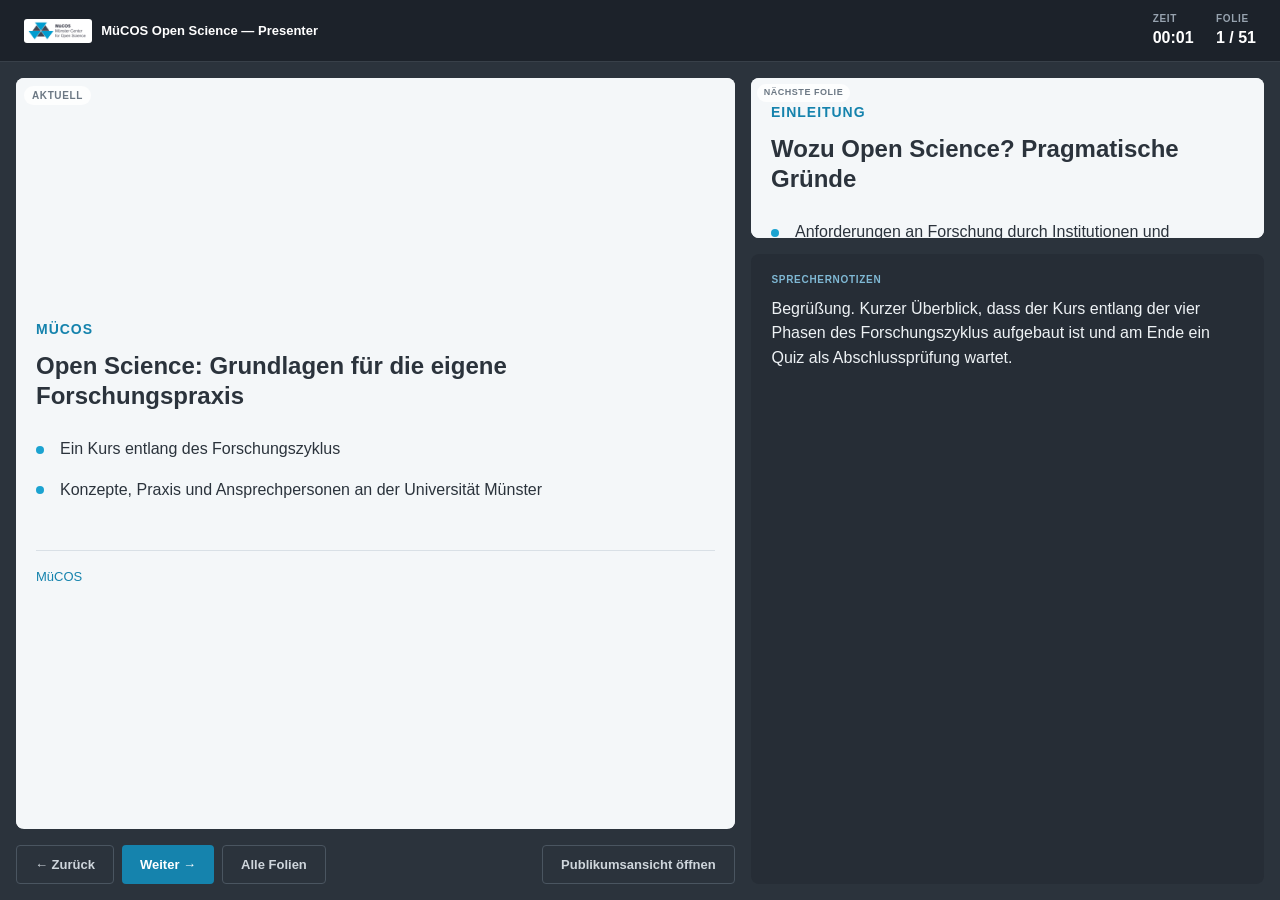
<file: slides/presenter.html>
<!DOCTYPE html>
<html lang="de">
<head>
<meta charset="UTF-8">
<meta name="viewport" content="width=device-width, initial-scale=1">
<title>MüCOS Open Science: Presenter</title>
<link rel="icon" type="image/svg+xml" href="../favicon.svg">
<link rel="stylesheet" href="style.css">
<style>
  .pv-overlay {
    position: fixed; inset: 0; background: rgba(0,0,0,0.55);
    display: flex; align-items: center; justify-content: center; z-index: 20;
  }
  .pv-overlay-panel {
    background: #1c222a; border-radius: 8px; padding: 1.2rem; width: 90%; max-width: 520px; max-height: 80vh;
    display: flex; flex-direction: column; gap: 0.8rem;
  }
  .pv-overlay-title { font-size: 13px; font-weight: 700; color: #fff; letter-spacing: 0.05em; text-transform: uppercase; }
  .pv-jumplist { max-height: 60vh; }
  .pv-jump-section {
    font-size: 10px; font-weight: 700; letter-spacing: 0.06em; text-transform: uppercase;
    color: #7fb8d4; padding: 8px 10px 2px;
  }
</style>
</head>
<body>
<div id="presenter-app"></div>

<script src="slides-data.js"></script>
<script src="slides-common.js"></script>
<script>
(function () {
  'use strict';

  const SLIDES = window.MUCOS_SLIDES || [];
  const COMMON = window.MUCOS_SLIDES_COMMON;
  let index = COMMON.getIndex(SLIDES.length);
  let showJump = false;
  let audienceWin = null;
  const startTime = Date.now();

  const app = document.getElementById('presenter-app');

  function el(tag, attrs, children) {
    const node = document.createElement(tag);
    if (attrs) {
      Object.keys(attrs).forEach(k => {
        if (k === 'class') node.className = attrs[k];
        else if (k === 'text') node.textContent = attrs[k];
        else if (k.startsWith('on') && typeof attrs[k] === 'function') node.addEventListener(k.slice(2), attrs[k]);
        else if (typeof attrs[k] === 'boolean') { if (attrs[k]) node.setAttribute(k, ''); else node.removeAttribute(k); }
        else node.setAttribute(k, attrs[k]);
      });
    }
    (children || []).forEach(c => { if (c) node.appendChild(c); });
    return node;
  }

  function goTo(i) {
    index = COMMON.setIndex(i, SLIDES.length);
    render();
  }

  function openAudienceView() {
    if (!audienceWin || audienceWin.closed) {
      audienceWin = window.open('index.html', 'mucosAudienceView');
    } else {
      audienceWin.focus();
    }
  }

  function renderJumpOverlay() {
    const items = [];
    let lastSection = null;
    SLIDES.forEach((s, i) => {
      if (s.section !== lastSection) {
        items.push(el('div', { class: 'pv-jump-section', text: s.section || '' }));
        lastSection = s.section;
      }
      items.push(el('button', {
        class: 'pv-jump-item' + (i === index ? ' active' : ''),
        type: 'button',
        text: `${i + 1}. ${s.title}`,
        onclick: () => { showJump = false; goTo(i); },
      }));
    });
    return el('div', { class: 'pv-overlay', onclick: e => { if (e.target.classList.contains('pv-overlay')) { showJump = false; render(); } } }, [
      el('div', { class: 'pv-overlay-panel' }, [
        el('div', { class: 'pv-overlay-title', text: 'Zu Folie springen' }),
        el('div', { class: 'pv-jumplist' }, items),
      ]),
    ]);
  }

  function render() {
    const slide = SLIDES[index] || SLIDES[0];
    const nextSlide = SLIDES[index + 1];
    app.innerHTML = '';

    app.appendChild(el('header', { class: 'pv-topbar' }, [
      el('div', { class: 'pv-brand-group' }, [
        el('img', { class: 'pv-logo', src: '../assets/mucos-logo.jpg', alt: 'MüCOS' }),
        el('div', { class: 'pv-brand', text: 'MüCOS Open Science — Presenter' }),
      ]),
      el('div', { class: 'pv-stats' }, [
        el('div', {}, [
          el('div', { class: 'pv-stat-label', text: 'Zeit' }),
          el('div', { class: 'pv-stat-value', id: 'pv-timer', text: '00:00' }),
        ]),
        el('div', {}, [
          el('div', { class: 'pv-stat-label', text: 'Folie' }),
          el('div', { class: 'pv-stat-value', text: `${index + 1} / ${SLIDES.length}` }),
        ]),
      ]),
    ]));

    const main = el('div', { class: 'pv-main' }, [
      el('div', { class: 'pv-current-wrap' }, [
        el('div', { class: 'pv-current-label', text: 'Aktuell' }),
        el('iframe', { src: `index.html?slide=${index}`, title: 'Aktuelle Folie' }),
      ]),
      el('div', { class: 'pv-side' }, [
        el('div', { class: 'pv-next-wrap' }, [
          el('div', { class: 'pv-next-label', text: 'Nächste Folie' }),
          nextSlide ? el('iframe', { src: `index.html?slide=${index + 1}`, title: 'Nächste Folie' }) : el('div', { style: 'color:#7f8b96;font-size:12px;padding:12px;', text: 'Letzte Folie' }),
        ]),
        el('div', { class: 'pv-notes' }, [
          el('div', { class: 'pv-notes-label', text: 'Sprechernotizen' }),
          el('div', { class: 'pv-notes-text', text: slide.notes || '(keine Notizen für diese Folie)' }),
        ]),
      ]),
      el('div', { class: 'pv-controls' }, [
        el('div', { class: 'pv-btn-row' }, [
          el('button', { class: 'pv-btn secondary', type: 'button', text: '← Zurück', onclick: () => goTo(index - 1), disabled: index === 0 }),
          el('button', { class: 'pv-btn', type: 'button', text: 'Weiter →', onclick: () => goTo(index + 1), disabled: index === SLIDES.length - 1 }),
          el('button', { class: 'pv-btn secondary', type: 'button', text: 'Alle Folien', onclick: () => { showJump = true; render(); } }),
        ]),
        el('div', { class: 'pv-btn-row' }, [
          el('button', { class: 'pv-btn secondary', type: 'button', text: 'Publikumsansicht öffnen', onclick: openAudienceView }),
        ]),
      ]),
    ]);
    app.appendChild(main);

    if (showJump) app.appendChild(renderJumpOverlay());
  }

  document.addEventListener('keydown', e => {
    if (showJump) {
      if (e.key === 'Escape') { showJump = false; render(); }
      return;
    }
    if (e.key === 'ArrowRight' || e.key === ' ' || e.key === 'PageDown') { e.preventDefault(); goTo(index + 1); }
    else if (e.key === 'ArrowLeft' || e.key === 'PageUp') { e.preventDefault(); goTo(index - 1); }
  });

  COMMON.onIndexChange(() => {
    index = COMMON.getIndex(SLIDES.length);
    render();
  });

  setInterval(() => {
    const el = document.getElementById('pv-timer');
    if (el) el.textContent = COMMON.formatElapsed(Math.floor((Date.now() - startTime) / 1000));
  }, 1000);

  render();
})();
</script>
</body>
</html>
</file>
<file: slides/style.css>
:root {
  --os-text: #2b333c;
  --os-text-secondary: #6c7884;
  --os-border: #d9e0e6;
  --os-bg-subtle: #f4f7f9;
  --os-track: #e8eef2;
  --os-white: #ffffff;
  --os-accent: #1583ad;
  --os-accent-hover: #0f6f96;
  --os-accent-bar: #1BA3D1;
  --os-success: #2f8f4e;
  --os-success-bg: #eaf6ee;
  --os-danger: #b23a3a;
}

* , *::before, *::after { box-sizing: border-box; }

html, body {
  height: 100%;
  margin: 0;
  overflow-x: hidden;
}

body {
  font-family: Arial, "Helvetica Neue", Helvetica, sans-serif;
  background: var(--os-bg-subtle);
  color: var(--os-text);
  line-height: 1.5;
}

button {
  font-family: inherit;
}

/* ---------- Audience (slide) view ---------- */

#slide-app {
  min-height: 100dvh;
  width: 100%;
  display: flex;
  flex-direction: column;
}

.sl-topbar {
  flex: 0 0 auto;
  display: flex;
  align-items: center;
  justify-content: space-between;
  gap: 0.75rem;
  padding: 0.7rem 1.5rem;
  background: var(--os-white);
  border-bottom: 1px solid var(--os-border);
}

.sl-brand-group { display: flex; align-items: center; gap: 0.6rem; min-width: 0; }
.sl-logo { height: 26px; width: auto; flex: 0 0 auto; display: block; }
.sl-brand { font-size: 13.5px; font-weight: 700; color: var(--os-text); white-space: nowrap; }

.sl-progress-track {
  flex: 0 0 auto;
  height: 4px;
  background: var(--os-track);
}
.sl-progress-fill {
  height: 100%;
  background: var(--os-accent-bar);
  transition: width 0.2s ease;
}

.sl-stage {
  flex: 1 1 auto;
  min-width: 0;
  display: flex;
  align-items: center;
  justify-content: center;
  padding: 2.5rem 3rem;
  position: relative;
}

.sl-slide {
  width: 100%;
  max-width: 1080px;
}

.sl-section-label {
  font-size: 14px;
  font-weight: 700;
  letter-spacing: 0.07em;
  text-transform: uppercase;
  color: var(--os-accent);
  margin: 0 0 0.7rem;
}

.sl-title {
  font-size: 34px;
  font-weight: 700;
  color: var(--os-text);
  margin: 0 0 1.6rem;
  line-height: 1.25;
}

.sl-body {
  display: flex;
  gap: 2.5rem;
  align-items: flex-start;
}

.sl-bullets {
  flex: 1 1 auto;
  min-width: 0;
  list-style: none;
  margin: 0;
  padding: 0;
  font-size: 21px;
  color: var(--os-text);
}
.sl-bullets li {
  position: relative;
  padding: 0 0 0 1.5rem;
  margin-bottom: 1.1rem;
  line-height: 1.45;
}
.sl-bullets li::before {
  content: "";
  position: absolute;
  left: 0;
  top: 0.55em;
  width: 8px;
  height: 8px;
  border-radius: 50%;
  background: var(--os-accent-bar);
}

.sl-figure-wrap {
  flex: 0 0 auto;
  width: 380px;
  max-width: 42%;
}
.sl-figure-wrap svg { width: 100%; height: auto; display: block; }

.sl-refs {
  margin-top: 2rem;
  padding-top: 1rem;
  border-top: 1px solid var(--os-border);
  font-size: 13px;
  color: var(--os-text-secondary);
  display: flex;
  flex-wrap: wrap;
  gap: 1.2rem;
}
.sl-refs a { color: var(--os-accent); text-decoration: none; }
.sl-refs a:hover { text-decoration: underline; }

.sl-hint {
  position: absolute;
  bottom: 1rem;
  right: 1.5rem;
  font-size: 11px;
  color: var(--os-text-secondary);
  opacity: 0.6;
}

@media (max-width: 900px) {
  .sl-stage { padding: 1.5rem 1.25rem; }
  .sl-title { font-size: 24px; }
  .sl-bullets { font-size: 16px; }
  .sl-body { flex-direction: column; gap: 1.2rem; }
  .sl-figure-wrap { width: 100%; max-width: 320px; }
}

/* ---------- Presenter view ---------- */

#presenter-app {
  min-height: 100dvh;
  width: 100%;
  display: flex;
  flex-direction: column;
  background: var(--os-text);
  color: var(--os-white);
}

.pv-topbar {
  flex: 0 0 auto;
  display: flex;
  align-items: center;
  justify-content: space-between;
  gap: 1rem;
  padding: 0.7rem 1.5rem;
  background: #1c222a;
  border-bottom: 1px solid #384049;
  flex-wrap: wrap;
}

.pv-brand-group { display: flex; align-items: center; gap: 0.6rem; }
.pv-logo { height: 24px; width: auto; background: #fff; border-radius: 3px; padding: 2px 4px; }
.pv-brand { font-size: 13px; font-weight: 700; color: #fff; }

.pv-stats { display: flex; gap: 1.4rem; align-items: center; }
.pv-stat-label { font-size: 10px; font-weight: 700; letter-spacing: 0.07em; text-transform: uppercase; color: #97a3af; }
.pv-stat-value { font-size: 16px; font-weight: 700; color: #fff; }

.pv-main {
  flex: 1 1 auto;
  min-height: 0;
  display: grid;
  grid-template-columns: 1.4fr 1fr;
  grid-template-rows: 1fr auto;
  gap: 1rem;
  padding: 1rem;
}

.pv-current-wrap {
  grid-column: 1;
  grid-row: 1;
  background: var(--os-bg-subtle);
  border-radius: 8px;
  overflow: hidden;
  position: relative;
  min-height: 0;
}
.pv-current-wrap iframe { width: 100%; height: 100%; border: 0; display: block; }
.pv-current-label {
  position: absolute; top: 8px; left: 8px;
  font-size: 10px; font-weight: 700; letter-spacing: 0.06em; text-transform: uppercase;
  color: var(--os-text-secondary); background: rgba(255,255,255,0.85); padding: 2px 8px; border-radius: 20px;
}

.pv-side {
  grid-column: 2;
  grid-row: 1 / span 2;
  display: flex;
  flex-direction: column;
  gap: 1rem;
  min-height: 0;
}

.pv-next-wrap {
  flex: 0 0 auto;
  background: var(--os-bg-subtle);
  border-radius: 8px;
  overflow: hidden;
  position: relative;
  height: 160px;
}
.pv-next-wrap iframe { width: 100%; height: 100%; border: 0; display: block; pointer-events: none; }
.pv-next-label {
  position: absolute; top: 6px; left: 6px;
  font-size: 9px; font-weight: 700; letter-spacing: 0.06em; text-transform: uppercase;
  color: var(--os-text-secondary); background: rgba(255,255,255,0.85); padding: 2px 7px; border-radius: 20px;
}

.pv-notes {
  flex: 1 1 auto;
  min-height: 0;
  background: #262d36;
  border-radius: 8px;
  padding: 1.1rem 1.3rem;
  overflow-y: auto;
}
.pv-notes-label {
  font-size: 10px; font-weight: 700; letter-spacing: 0.07em; text-transform: uppercase;
  color: #7fb8d4; margin-bottom: 0.6rem;
}
.pv-notes-text {
  font-size: 16px;
  line-height: 1.55;
  color: #eef2f5;
  white-space: pre-wrap;
}

.pv-controls {
  grid-column: 1;
  grid-row: 2;
  display: flex;
  align-items: center;
  justify-content: space-between;
  gap: 1rem;
  flex-wrap: wrap;
}

.pv-btn-row { display: flex; gap: 8px; }

button.pv-btn {
  all: unset;
  padding: 9px 18px;
  background: var(--os-accent);
  color: #fff;
  border-radius: 4px;
  font-size: 13px;
  font-weight: 700;
  cursor: pointer;
  text-align: center;
}
button.pv-btn:hover { background: var(--os-accent-hover); }
button.pv-btn:disabled { background: #4a5560; cursor: not-allowed; }
button.pv-btn.secondary {
  background: transparent;
  border: 1.5px solid #4a5560;
  color: #cfd6dc;
}
button.pv-btn.secondary:hover { border-color: var(--os-accent); color: #fff; }

.pv-jumplist {
  max-height: 220px;
  overflow-y: auto;
  background: #262d36;
  border-radius: 6px;
  padding: 0.4rem;
}
.pv-jump-item {
  all: unset;
  display: block;
  width: 100%;
  padding: 6px 10px;
  font-size: 12px;
  color: #cfd6dc;
  border-radius: 4px;
  cursor: pointer;
}
.pv-jump-item:hover { background: #323a44; }
.pv-jump-item.active { background: var(--os-accent); color: #fff; font-weight: 700; }

@media (max-width: 900px) {
  .pv-main { grid-template-columns: 1fr; grid-template-rows: auto auto auto; }
  .pv-current-wrap { grid-column: 1; grid-row: 1; height: 220px; }
  .pv-side { grid-column: 1; grid-row: 2; }
  .pv-controls { grid-row: 3; }
}
</file>
